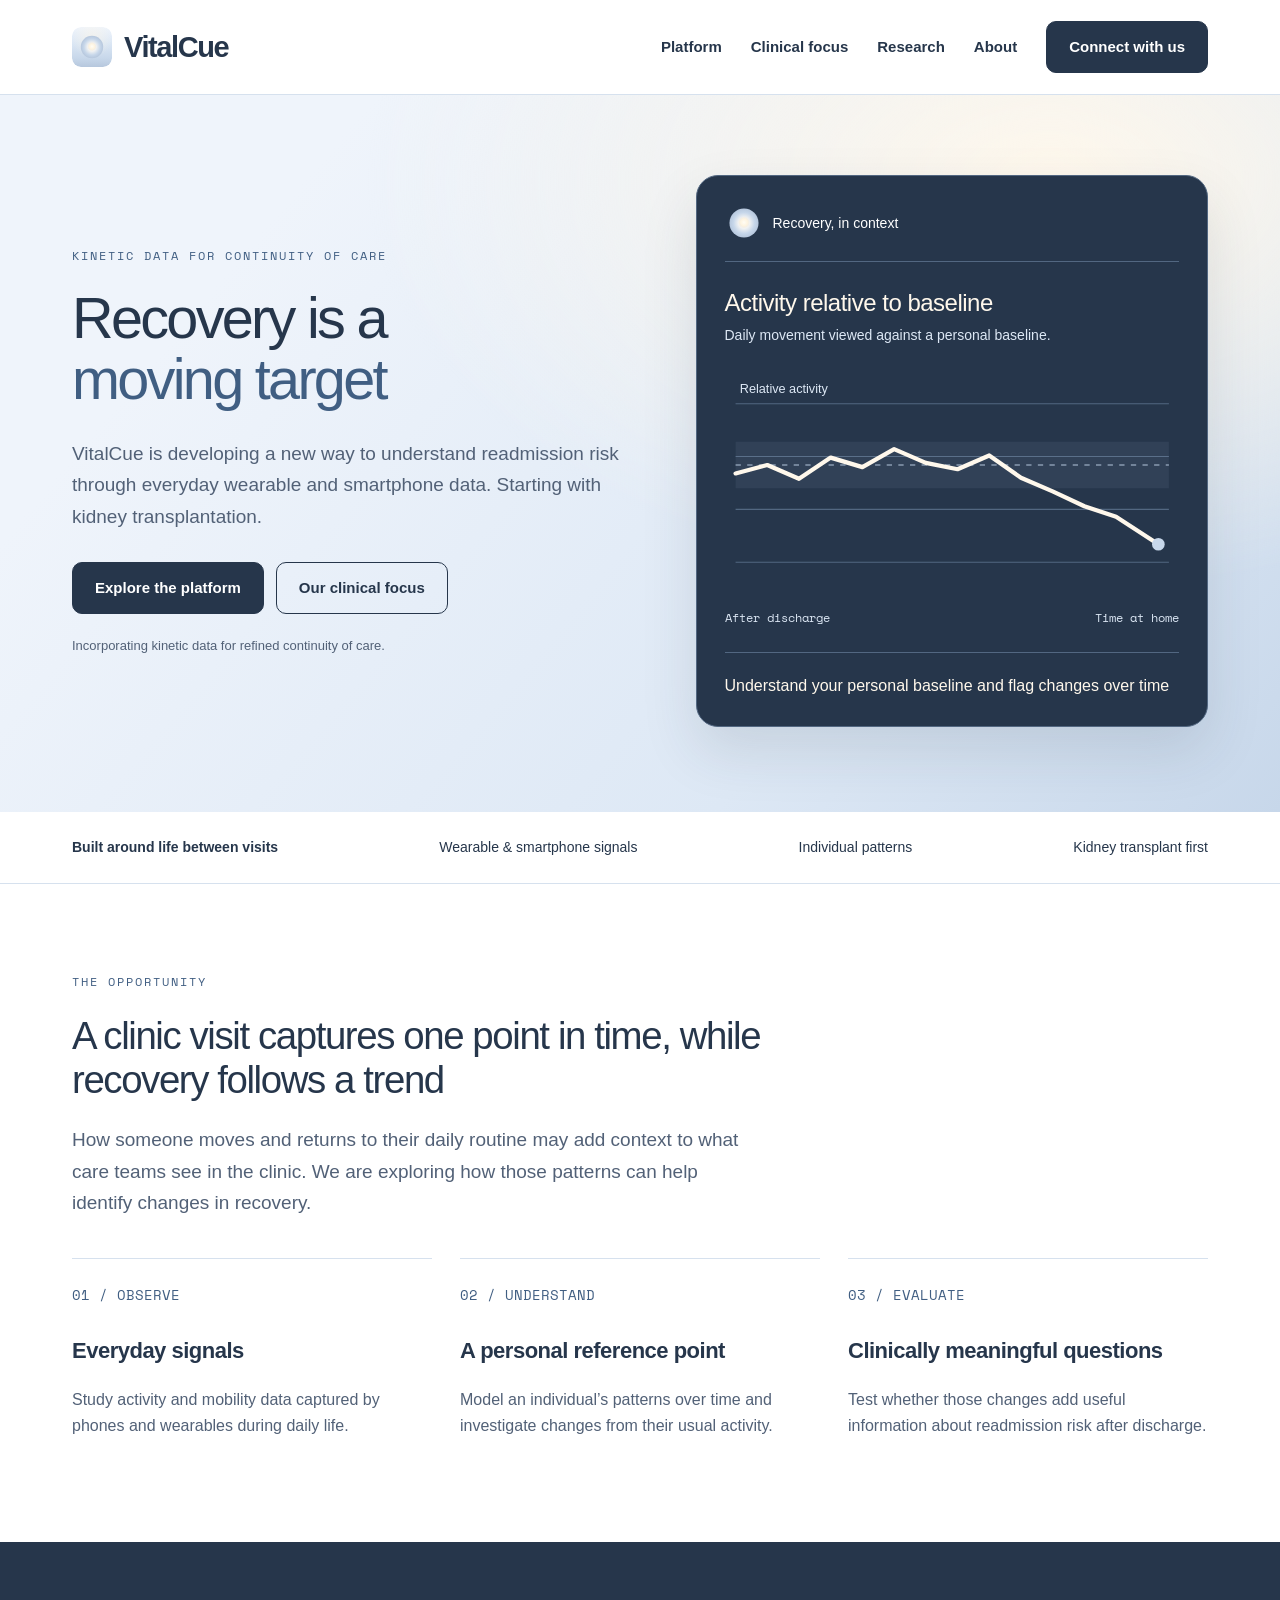
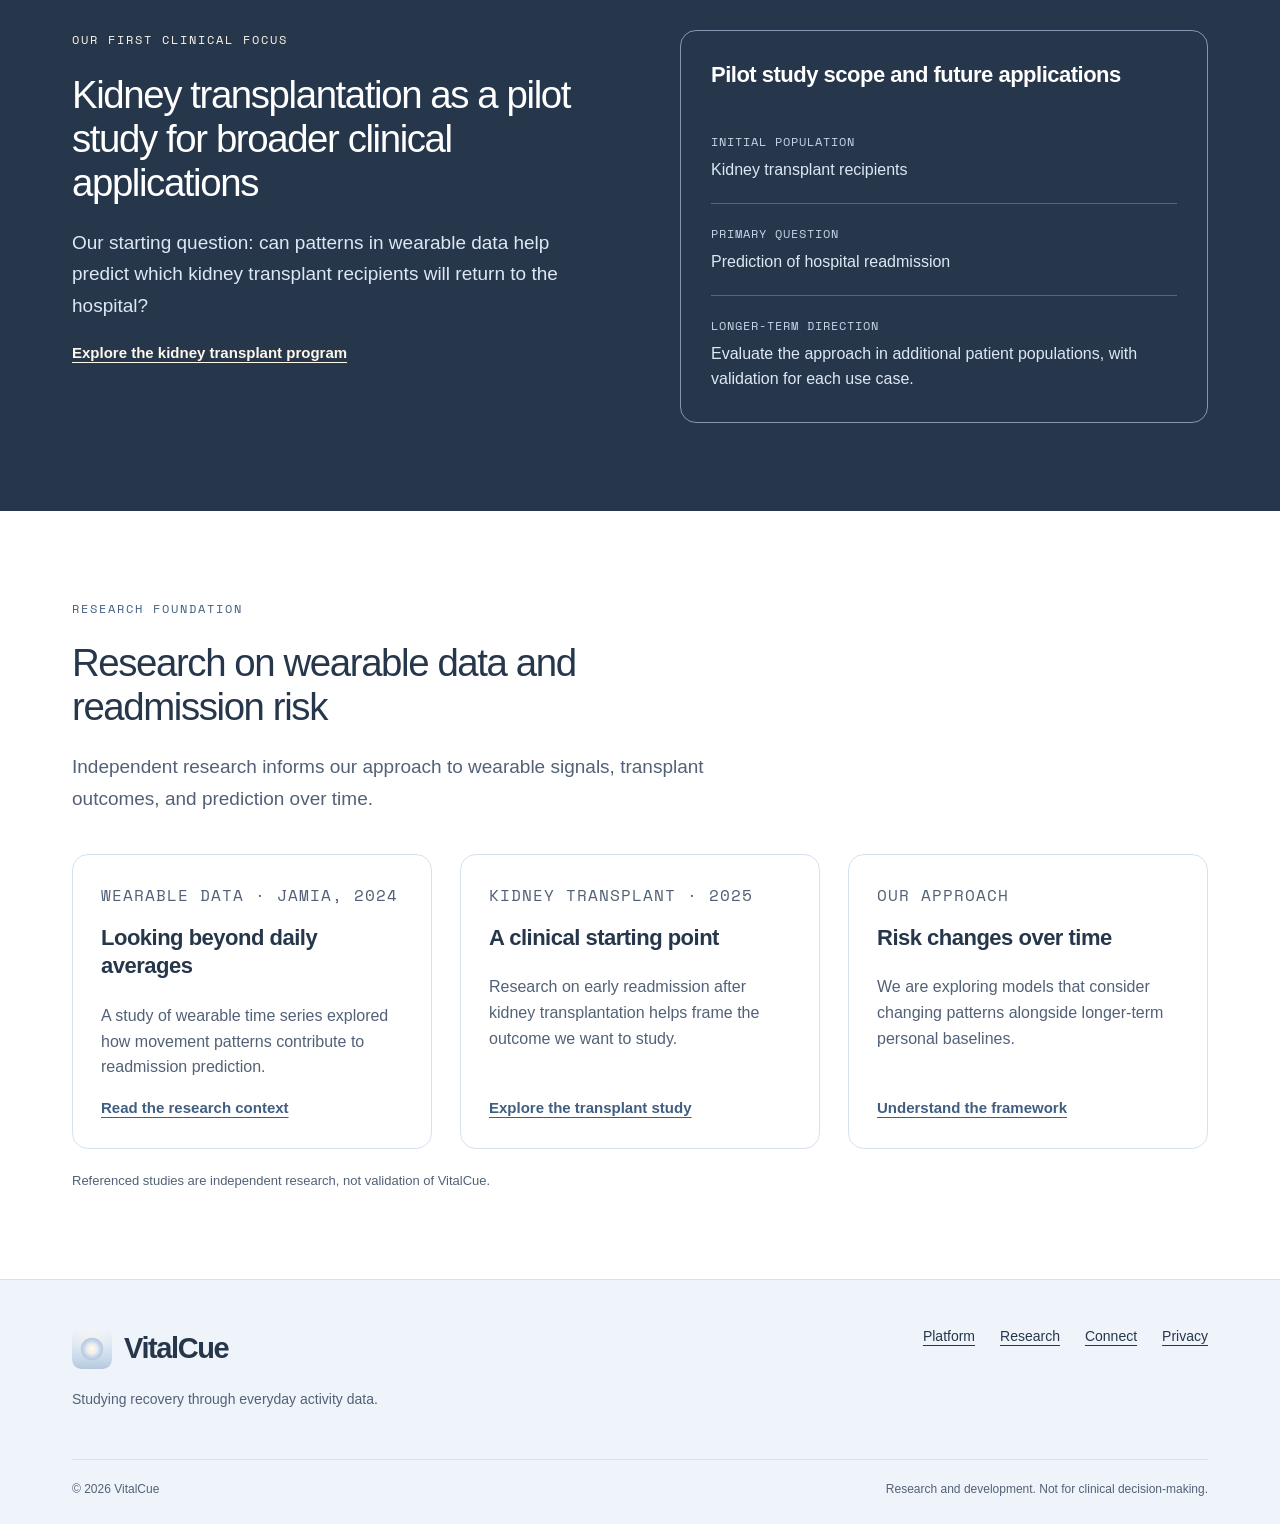
<file: index.html>
<!doctype html>
<html lang="en"><head><meta charset="utf-8"><meta name="viewport" content="width=device-width, initial-scale=1"><title>Understanding recovery beyond the clinic | VitalCue</title><meta name="description" content="VitalCue is developing wearable and smartphone data models to study readmission risk, starting with kidney transplant recipients."><meta name="theme-color" content="#C7D7EA"><meta property="og:title" content="Understanding recovery beyond the clinic | VitalCue"><meta property="og:description" content="VitalCue is developing wearable and smartphone data models to study readmission risk, starting with kidney transplant recipients."><meta property="og:type" content="website"><link rel="stylesheet" href="assets/styles.css?v=app-brand-1"><script defer src="assets/config.js"></script><script defer src="assets/site.js"></script><link rel="icon" href="assets/app-icon.svg?v=1" type="image/svg+xml"><link rel="icon" href="assets/app-favicon.png?v=1" type="image/png" sizes="48x48"><link rel="apple-touch-icon" href="assets/app-touch-icon.png"></head>
<body><a class="skip" href="#main">Skip to content</a><header class="header"><div class="wrap nav"><a class="brand" href="index.html" aria-label="VitalCue home"><img src="assets/app-icon.svg" alt="" width="40" height="40">VitalCue</a><button class="menu" type="button" aria-expanded="false" aria-controls="navigation">Menu</button><nav class="links" id="navigation" aria-label="Main navigation"><a href="platform.html">Platform</a><a href="clinical-focus.html">Clinical focus</a><a href="research.html">Research</a><a href="about.html">About</a><a class="button" href="contact.html">Connect with us</a></nav></div></header><main id="main">
<section class="hero"><div class="wrap hero-grid"><div><p class="eyebrow">Kinetic data for continuity of care</p><h1>Recovery is a<br><em>moving target</em></h1><p class="lead">VitalCue is developing a new way to understand readmission risk through everyday wearable and smartphone data. Starting with kidney transplantation.</p><div class="actions"><a class="button" href="platform.html">Explore the platform</a><a class="button outline" href="clinical-focus.html">Our clinical focus</a></div><p class="note">Incorporating kinetic data for refined continuity of care.</p></div><div class="signal"><div class="signal-top"><span class="signal-title"><img class="orb-mark" src="assets/brand-orb.svg" width="38" height="38" alt="">Recovery, in context</span></div><h3>Activity relative to baseline</h3><p>Daily movement viewed against a personal baseline.</p><svg viewBox="0 0 430 210" role="img" aria-labelledby="chart-title chart-desc"><title id="chart-title">Conceptual activity trend after discharge</title><desc id="chart-desc">An illustrative activity line varies around a baseline before declining. It contains no patient data and represents no validated model output.</desc><g stroke="#526781" stroke-width="1"><path d="M10 30H420M10 80H420M10 130H420M10 180H420"/></g><rect x="10" y="66" width="410" height="44" fill="#C7D7EA" opacity=".07"/><path d="M10 88H420" stroke="#B6C7DD" stroke-dasharray="5 6"/><path d="M10 96L40 88L70 101L100 81L130 90L160 73L190 86L220 92L250 79L280 100L310 113L340 127L370 137L410 163" fill="none" stroke="#FFF8EC" stroke-width="4" stroke-linecap="round" stroke-linejoin="round"/><circle cx="410" cy="163" r="6" fill="#C7D7EA"/><text x="14" y="20" fill="#DDE8F5" font-size="12">Relative activity</text></svg><div class="chart-labels"><span>After discharge</span><span>Time at home</span></div><div class="signal-bottom" style="grid-template-columns:1fr"><div><strong>Understand your personal baseline and flag changes over time</strong></div></div></div></div></section>
<div class="strip"><div class="wrap"><strong>Built around life between visits</strong><span>Wearable &amp; smartphone signals</span><span>Individual patterns</span><span>Kidney transplant first</span></div></div>
<section class="section"><div class="wrap"><div class="intro"><p class="eyebrow">The opportunity</p><h2>A clinic visit captures one point in time, while recovery follows a trend</h2><p class="lead">How someone moves and returns to their daily routine may add context to what care teams see in the clinic. We are exploring how those patterns can help identify changes in recovery.</p></div><div class="grid3"><article class="feature"><span class="number">01 / OBSERVE</span><h3>Everyday signals</h3><p>Study activity and mobility data captured by phones and wearables during daily life.</p></article><article class="feature"><span class="number">02 / UNDERSTAND</span><h3>A personal reference point</h3><p>Model an individual’s patterns over time and investigate changes from their usual activity.</p></article><article class="feature"><span class="number">03 / EVALUATE</span><h3>Clinically meaningful questions</h3><p>Test whether those changes add useful information about readmission risk after discharge.</p></article></div></div></section>
<section class="section dark"><div class="wrap split"><div><p class="eyebrow">Our first clinical focus</p><h2>Kidney transplantation as a pilot study for broader clinical applications</h2><p class="lead">Our starting question: can patterns in wearable data help predict which kidney transplant recipients will return to the hospital?</p><a class="text-link" href="clinical-focus.html">Explore the kidney transplant program</a></div><div class="focus-panel"><h3>Pilot study scope and future applications</h3><div class="row"><span>INITIAL POPULATION</span><p>Kidney transplant recipients</p></div><div class="row"><span>PRIMARY QUESTION</span><p>Prediction of hospital readmission</p></div><div class="row"><span>LONGER-TERM DIRECTION</span><p>Evaluate the approach in additional patient populations, with validation for each use case.</p></div></div></div></section>
<section class="section"><div class="wrap"><div class="intro"><p class="eyebrow">Research foundation</p><h2>Research on wearable data and readmission risk</h2><p class="lead">Independent research informs our approach to wearable signals, transplant outcomes, and prediction over time.</p></div><div class="grid3"><article class="card"><p class="meta">Wearable data · JAMIA, 2024</p><h3>Looking beyond daily averages</h3><p>A study of wearable time series explored how movement patterns contribute to readmission prediction.</p><a class="text-link" href="research.html#wearable">Read the research context</a></article><article class="card"><p class="meta">Kidney transplant · 2025</p><h3>A clinical starting point</h3><p>Research on early readmission after kidney transplantation helps frame the outcome we want to study.</p><a class="text-link" href="research.html#transplant">Explore the transplant study</a></article><article class="card"><p class="meta">Our approach</p><h3>Risk changes over time</h3><p>We are exploring models that consider changing patterns alongside longer-term personal baselines.</p><a class="text-link" href="platform.html#modeling">Understand the framework</a></article></div><p class="note">Referenced studies are independent research, not validation of VitalCue.</p></div></section></main>
<footer class="footer"><div class="wrap"><div class="footer-top"><div><a class="brand" href="index.html"><img src="assets/app-icon.svg" width="40" height="40" alt="">VitalCue</a><p>Studying recovery through everyday activity data.</p></div><nav class="footer-links" aria-label="Footer navigation"><a href="platform.html">Platform</a><a href="research.html">Research</a><a href="contact.html">Connect</a><a href="privacy.html">Privacy</a></nav></div><div class="footer-bottom"><span>© 2026 VitalCue</span><span>Research and development. Not for clinical decision-making.</span></div></div></footer></body></html>
</file>
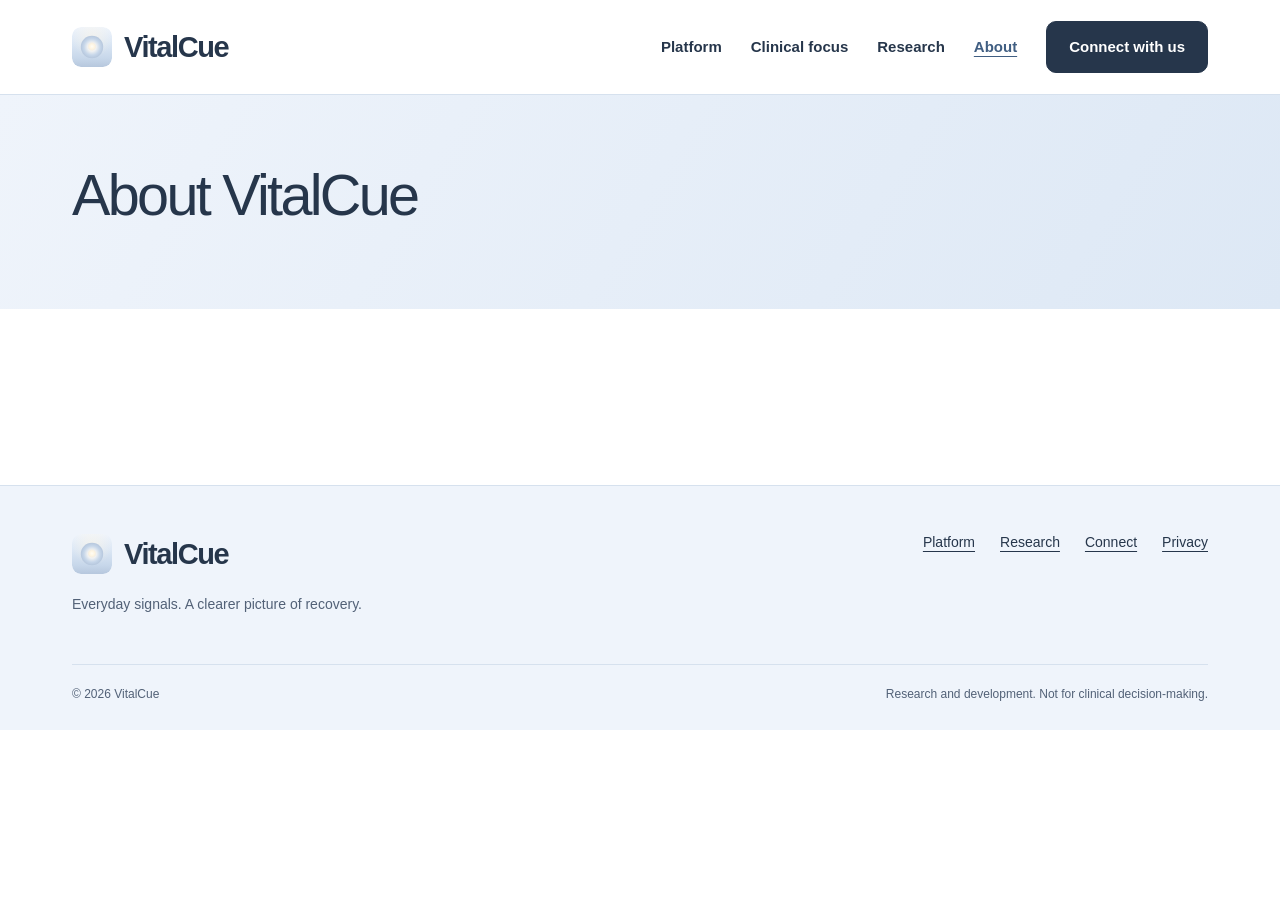
<file: about.html>
<!doctype html>
<html lang="en"><head><meta charset="utf-8"><meta name="viewport" content="width=device-width, initial-scale=1"><title>About | VitalCue</title><meta name="description" content="About VitalCue."><meta name="theme-color" content="#C7D7EA"><meta property="og:title" content="About | VitalCue"><meta property="og:description" content="About VitalCue."><meta property="og:type" content="website"><link rel="stylesheet" href="assets/styles.css?v=app-brand-1"><script defer src="assets/config.js"></script><script defer src="assets/site.js"></script><link rel="icon" href="assets/app-icon.svg?v=1" type="image/svg+xml"><link rel="icon" href="assets/app-favicon.png?v=1" type="image/png" sizes="48x48"><link rel="apple-touch-icon" href="assets/app-touch-icon.png"></head>
<body><a class="skip" href="#main">Skip to content</a><header class="header"><div class="wrap nav"><a class="brand" href="index.html" aria-label="VitalCue home"><img src="assets/app-icon.svg" alt="" width="40" height="40">VitalCue</a><button class="menu" type="button" aria-expanded="false" aria-controls="navigation">Menu</button><nav class="links" id="navigation" aria-label="Main navigation"><a href="platform.html">Platform</a><a href="clinical-focus.html">Clinical focus</a><a href="research.html">Research</a><a href="about.html" aria-current="page">About</a><a class="button" href="contact.html">Connect with us</a></nav></div></header><main id="main"><section class="page-hero"><div class="wrap"><h1>About VitalCue</h1></div></section><section class="section"><div class="wrap"><!-- About and team content to be added. --></div></section></main>
<footer class="footer"><div class="wrap"><div class="footer-top"><div><a class="brand" href="index.html"><img src="assets/app-icon.svg" width="40" height="40" alt="">VitalCue</a><p>Everyday signals. A clearer picture of recovery.</p></div><nav class="footer-links" aria-label="Footer navigation"><a href="platform.html">Platform</a><a href="research.html">Research</a><a href="contact.html">Connect</a><a href="privacy.html">Privacy</a></nav></div><div class="footer-bottom"><span>© 2026 VitalCue</span><span>Research and development. Not for clinical decision-making.</span></div></div></footer></body></html>
</file>
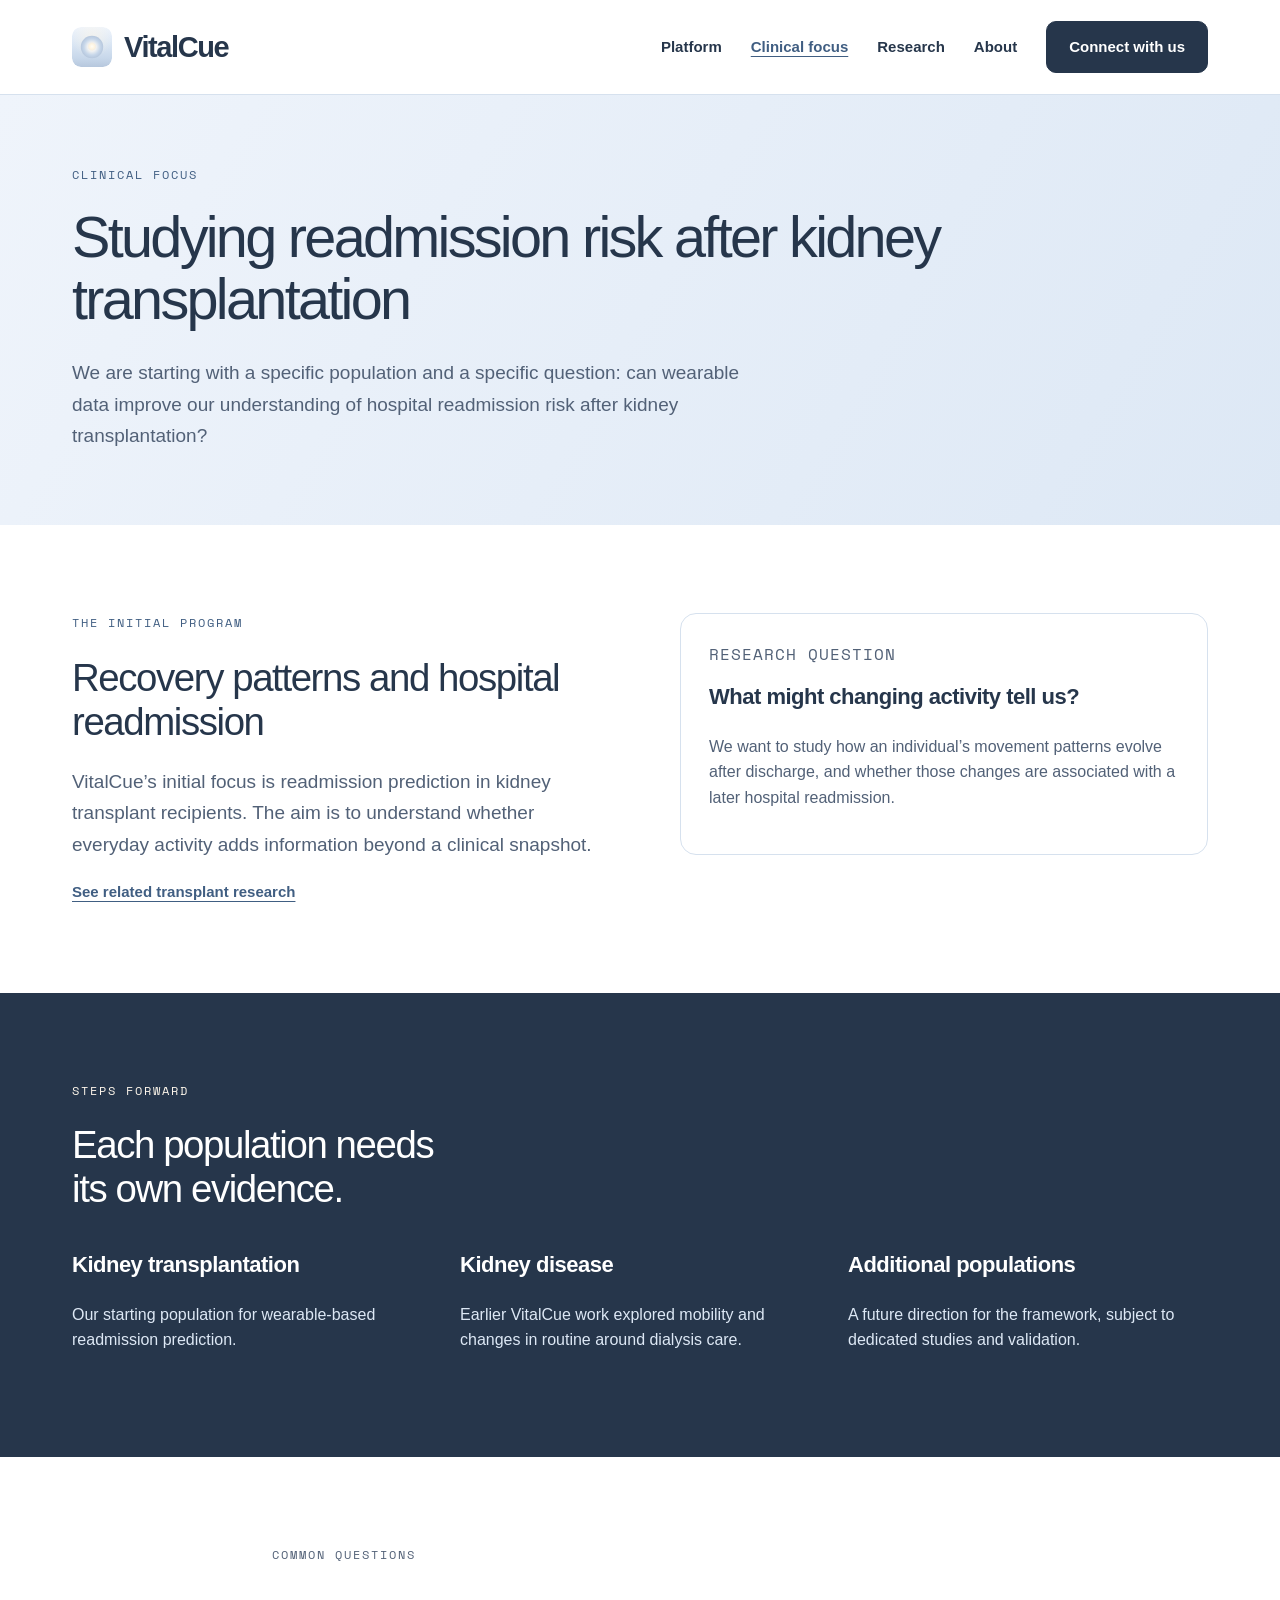
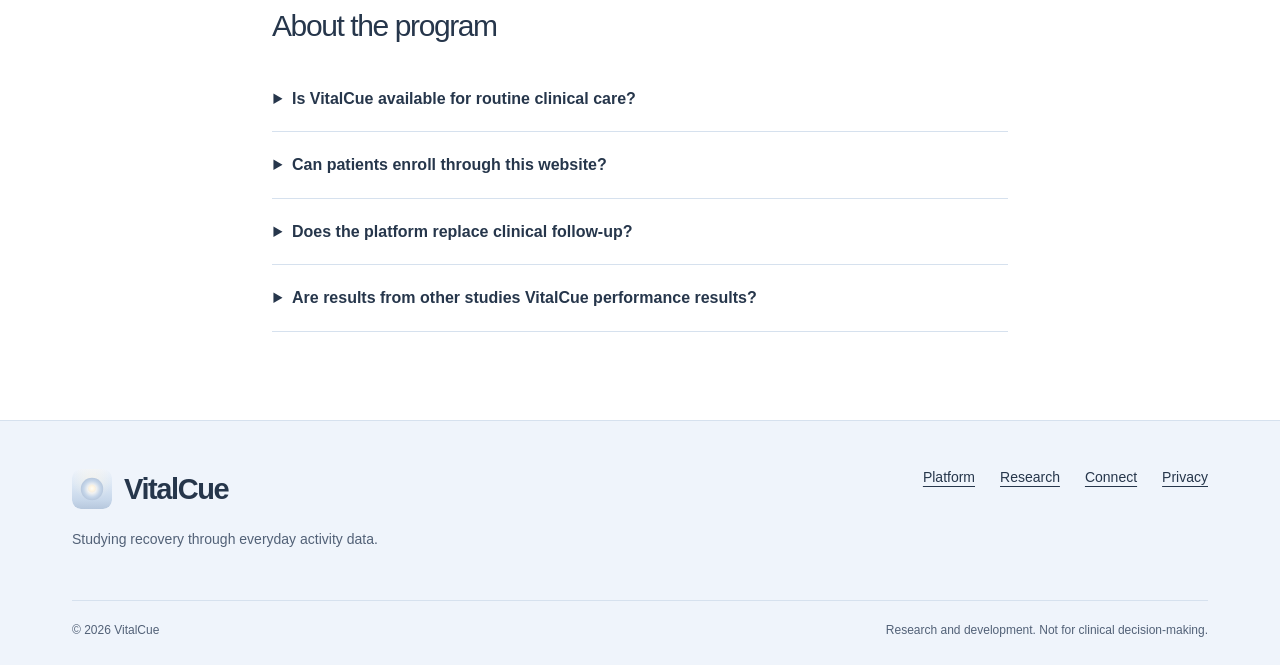
<file: clinical-focus.html>
<!doctype html>
<html lang="en"><head><meta charset="utf-8"><meta name="viewport" content="width=device-width, initial-scale=1"><title>Clinical focus | VitalCue</title><meta name="description" content="VitalCue starts with kidney transplant readmission prediction, with a longer-term vision across patient populations."><meta name="theme-color" content="#C7D7EA"><meta property="og:title" content="Clinical focus | VitalCue"><meta property="og:description" content="VitalCue starts with kidney transplant readmission prediction, with a longer-term vision across patient populations."><meta property="og:type" content="website"><link rel="stylesheet" href="assets/styles.css?v=app-brand-1"><script defer src="assets/config.js"></script><script defer src="assets/site.js"></script><link rel="icon" href="assets/app-icon.svg?v=1" type="image/svg+xml"><link rel="icon" href="assets/app-favicon.png?v=1" type="image/png" sizes="48x48"><link rel="apple-touch-icon" href="assets/app-touch-icon.png"></head>
<body><a class="skip" href="#main">Skip to content</a><header class="header"><div class="wrap nav"><a class="brand" href="index.html" aria-label="VitalCue home"><img src="assets/app-icon.svg" alt="" width="40" height="40">VitalCue</a><button class="menu" type="button" aria-expanded="false" aria-controls="navigation">Menu</button><nav class="links" id="navigation" aria-label="Main navigation"><a href="platform.html">Platform</a><a href="clinical-focus.html" aria-current="page">Clinical focus</a><a href="research.html">Research</a><a href="about.html">About</a><a class="button" href="contact.html">Connect with us</a></nav></div></header><main id="main"><section class="page-hero"><div class="wrap"><p class="eyebrow">Clinical focus</p><h1>Studying readmission risk after kidney transplantation</h1><p class="lead">We are starting with a specific population and a specific question: can wearable data improve our understanding of hospital readmission risk after kidney transplantation?</p></div></section>
<section class="section"><div class="wrap split"><div><p class="eyebrow">The initial program</p><h2>Recovery patterns and hospital readmission</h2><p class="lead">VitalCue’s initial focus is readmission prediction in kidney transplant recipients. The aim is to understand whether everyday activity adds information beyond a clinical snapshot.</p><a class="text-link" href="research.html#transplant">See related transplant research</a></div><div class="card"><p class="meta">Research question</p><h3>What might changing activity tell us?</h3><p>We want to study how an individual’s movement patterns evolve after discharge, and whether those changes are associated with a later hospital readmission.</p></div></div></section>
<section class="section dark"><div class="wrap"><div class="intro"><p class="eyebrow">Steps forward</p><h2>Each population needs<br>its own evidence.</h2></div><div class="grid3"><article><h3>Kidney transplantation</h3><p>Our starting population for wearable-based readmission prediction.</p></article><article><h3>Kidney disease</h3><p>Earlier VitalCue work explored mobility and changes in routine around dialysis care.</p></article><article><h3>Additional populations</h3><p>A future direction for the framework, subject to dedicated studies and validation.</p></article></div></div></section>
<section class="section"><div class="wrap reading"><p class="eyebrow">Common questions</p><h2>About the program</h2><details><summary>Is VitalCue available for routine clinical care?</summary><p>The work described here is in research and development. This website does not provide a clinical prediction service or patient monitoring.</p></details><details><summary>Can patients enroll through this website?</summary><p>This website does not enroll participants. Any participation would be through an approved study with its own eligibility requirements and consent process.</p></details><details><summary>Does the platform replace clinical follow-up?</summary><p>No. The research aims to explore additional context between visits. Patients should continue the follow-up and communication plan provided by their transplant team.</p></details><details><summary>Are results from other studies VitalCue performance results?</summary><p>No. The research page describes independent work that informs our approach. It does not establish performance in a VitalCue study.</p></details></div></section></main>
<footer class="footer"><div class="wrap"><div class="footer-top"><div><a class="brand" href="index.html"><img src="assets/app-icon.svg" width="40" height="40" alt="">VitalCue</a><p>Studying recovery through everyday activity data.</p></div><nav class="footer-links" aria-label="Footer navigation"><a href="platform.html">Platform</a><a href="research.html">Research</a><a href="contact.html">Connect</a><a href="privacy.html">Privacy</a></nav></div><div class="footer-bottom"><span>© 2026 VitalCue</span><span>Research and development. Not for clinical decision-making.</span></div></div></footer></body></html>
</file>
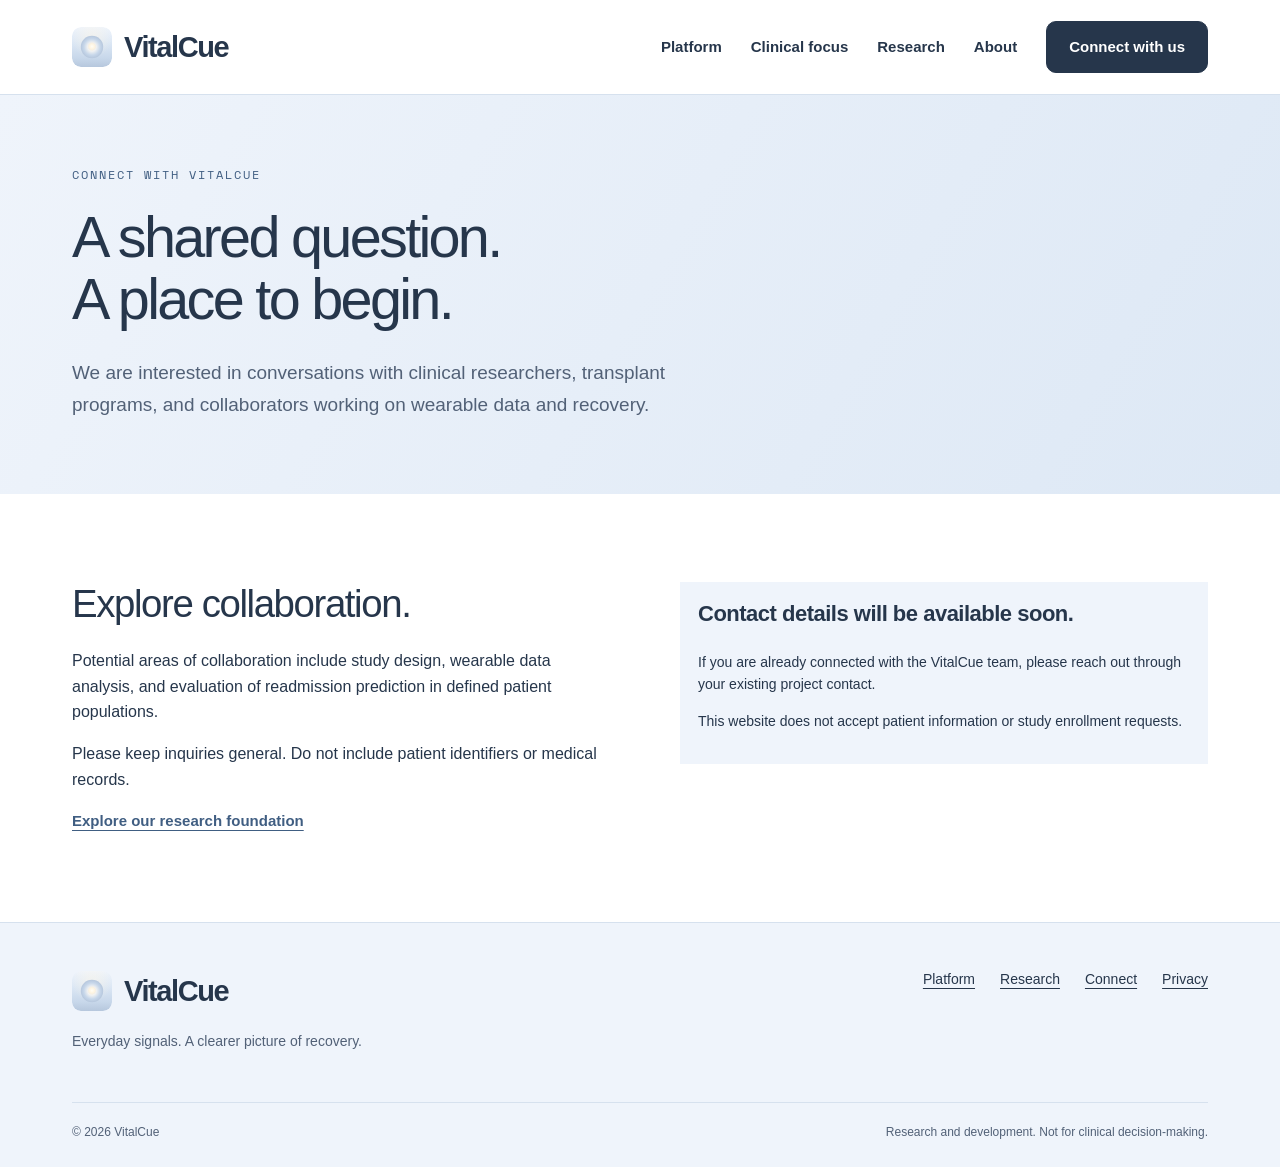
<file: contact.html>
<!doctype html>
<html lang="en"><head><meta charset="utf-8"><meta name="viewport" content="width=device-width, initial-scale=1"><title>Connect | VitalCue</title><meta name="description" content="Explore research collaboration with VitalCue in wearable data and kidney transplant readmission prediction."><meta name="theme-color" content="#C7D7EA"><meta property="og:title" content="Connect | VitalCue"><meta property="og:description" content="Explore research collaboration with VitalCue in wearable data and kidney transplant readmission prediction."><meta property="og:type" content="website"><link rel="stylesheet" href="assets/styles.css?v=app-brand-1"><script defer src="assets/config.js"></script><script defer src="assets/site.js"></script><link rel="icon" href="assets/app-icon.svg?v=1" type="image/svg+xml"><link rel="icon" href="assets/app-favicon.png?v=1" type="image/png" sizes="48x48"><link rel="apple-touch-icon" href="assets/app-touch-icon.png"></head>
<body><a class="skip" href="#main">Skip to content</a><header class="header"><div class="wrap nav"><a class="brand" href="index.html" aria-label="VitalCue home"><img src="assets/app-icon.svg" alt="" width="40" height="40">VitalCue</a><button class="menu" type="button" aria-expanded="false" aria-controls="navigation">Menu</button><nav class="links" id="navigation" aria-label="Main navigation"><a href="platform.html">Platform</a><a href="clinical-focus.html">Clinical focus</a><a href="research.html">Research</a><a href="about.html">About</a><a class="button" href="contact.html">Connect with us</a></nav></div></header><main id="main"><section class="page-hero"><div class="wrap"><p class="eyebrow">Connect with VitalCue</p><h1>A shared question.<br>A place to begin.</h1><p class="lead">We are interested in conversations with clinical researchers, transplant programs, and collaborators working on wearable data and recovery.</p></div></section>
<section class="section"><div class="wrap split"><div><h2>Explore collaboration.</h2><p>Potential areas of collaboration include study design, wearable data analysis, and evaluation of readmission prediction in defined patient populations.</p><p>Please keep inquiries general. Do not include patient identifiers or medical records.</p><a class="text-link" href="research.html">Explore our research foundation</a></div><div><div id="contact-unavailable" class="contact-status"><h3>Contact details will be available soon.</h3><p>If you are already connected with the VitalCue team, please reach out through your existing project contact.</p><p>This website does not accept patient information or study enrollment requests.</p></div><form id="contact-form" class="contact-form hidden"><label>Your name<input name="name" autocomplete="name" required maxlength="120"></label><label>Organization<input name="organization" autocomplete="organization" maxlength="160"></label><label>Email<input type="email" name="email" autocomplete="email" required maxlength="200"></label><label>How would you like to collaborate?<textarea name="message" required maxlength="2000"></textarea></label><button class="button" type="submit">Prepare email inquiry</button><p class="note">Opens your email app with a draft. Nothing is submitted or stored by this website.</p><p id="form-status" role="status"></p><p>Or email <a id="direct-email"></a>.</p></form></div></div></section></main>
<footer class="footer"><div class="wrap"><div class="footer-top"><div><a class="brand" href="index.html"><img src="assets/app-icon.svg" width="40" height="40" alt="">VitalCue</a><p>Everyday signals. A clearer picture of recovery.</p></div><nav class="footer-links" aria-label="Footer navigation"><a href="platform.html">Platform</a><a href="research.html">Research</a><a href="contact.html">Connect</a><a href="privacy.html">Privacy</a></nav></div><div class="footer-bottom"><span>© 2026 VitalCue</span><span>Research and development. Not for clinical decision-making.</span></div></div></footer></body></html>
</file>
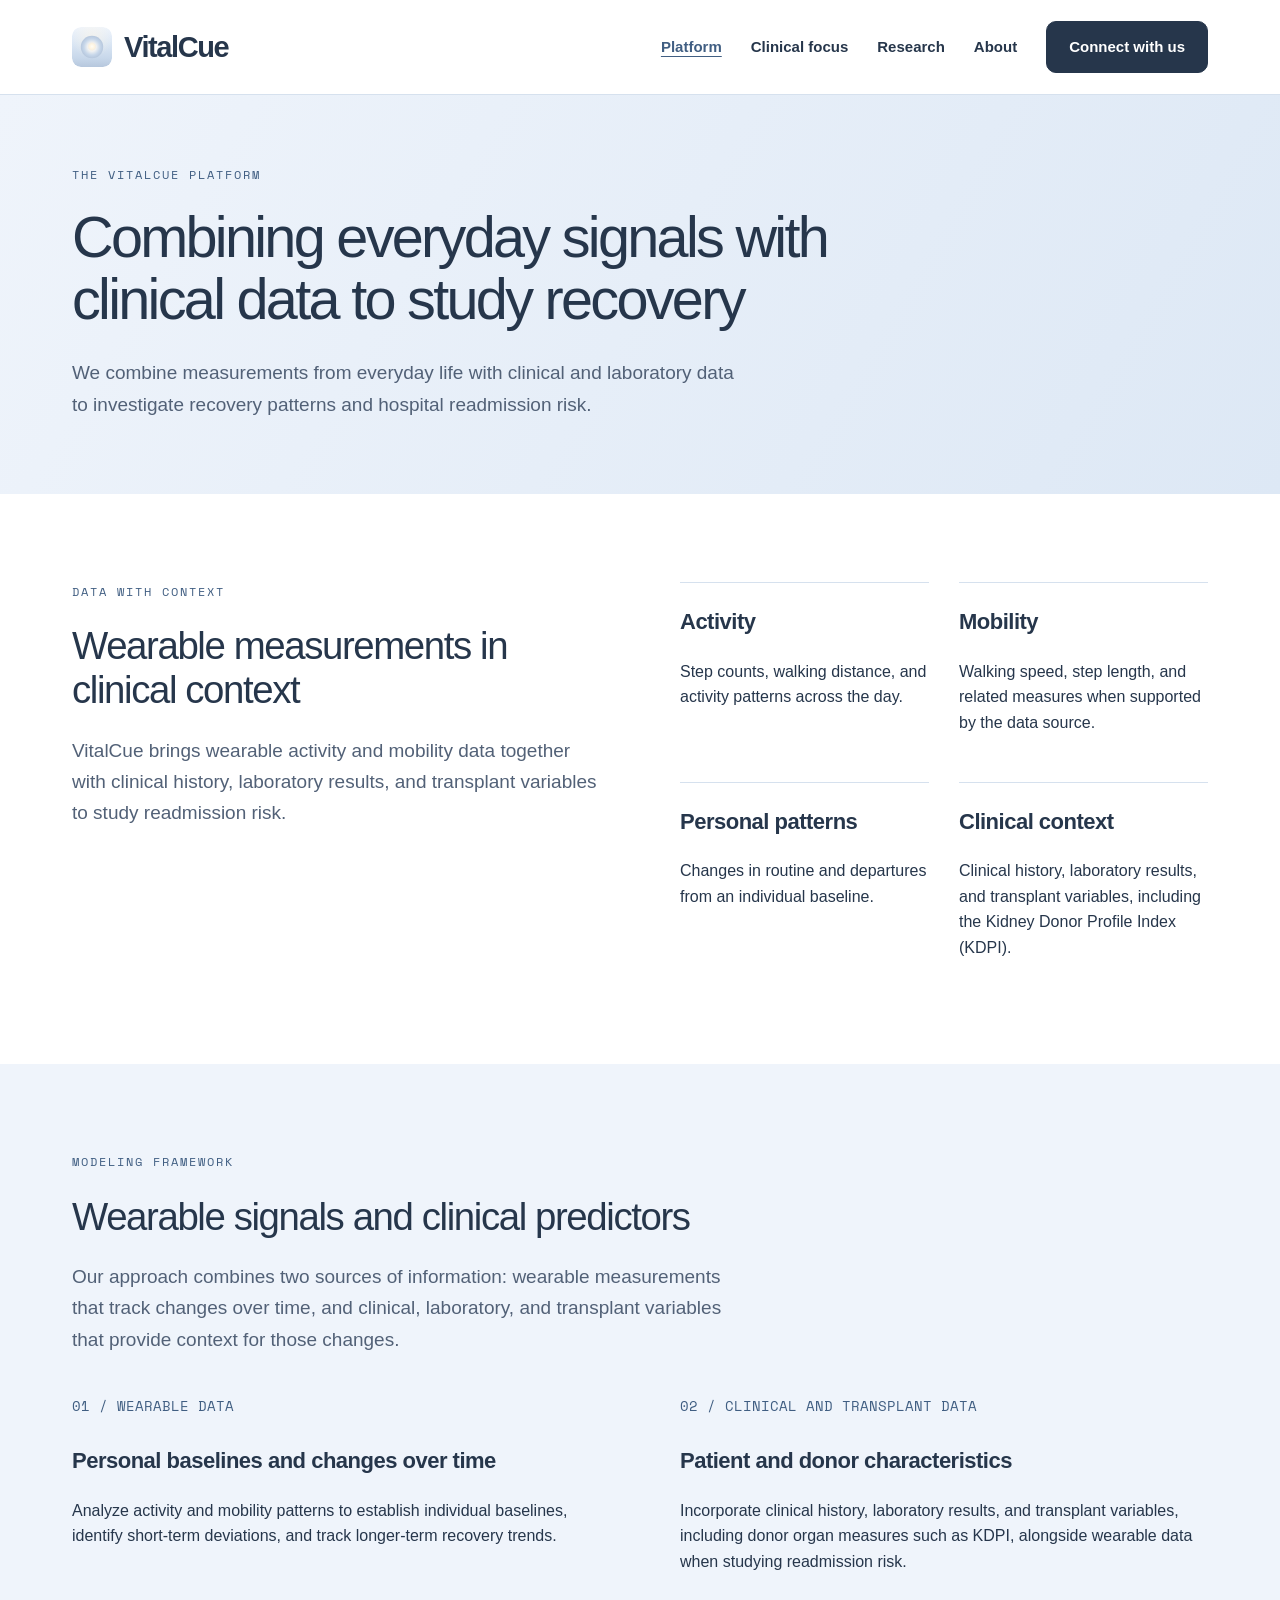
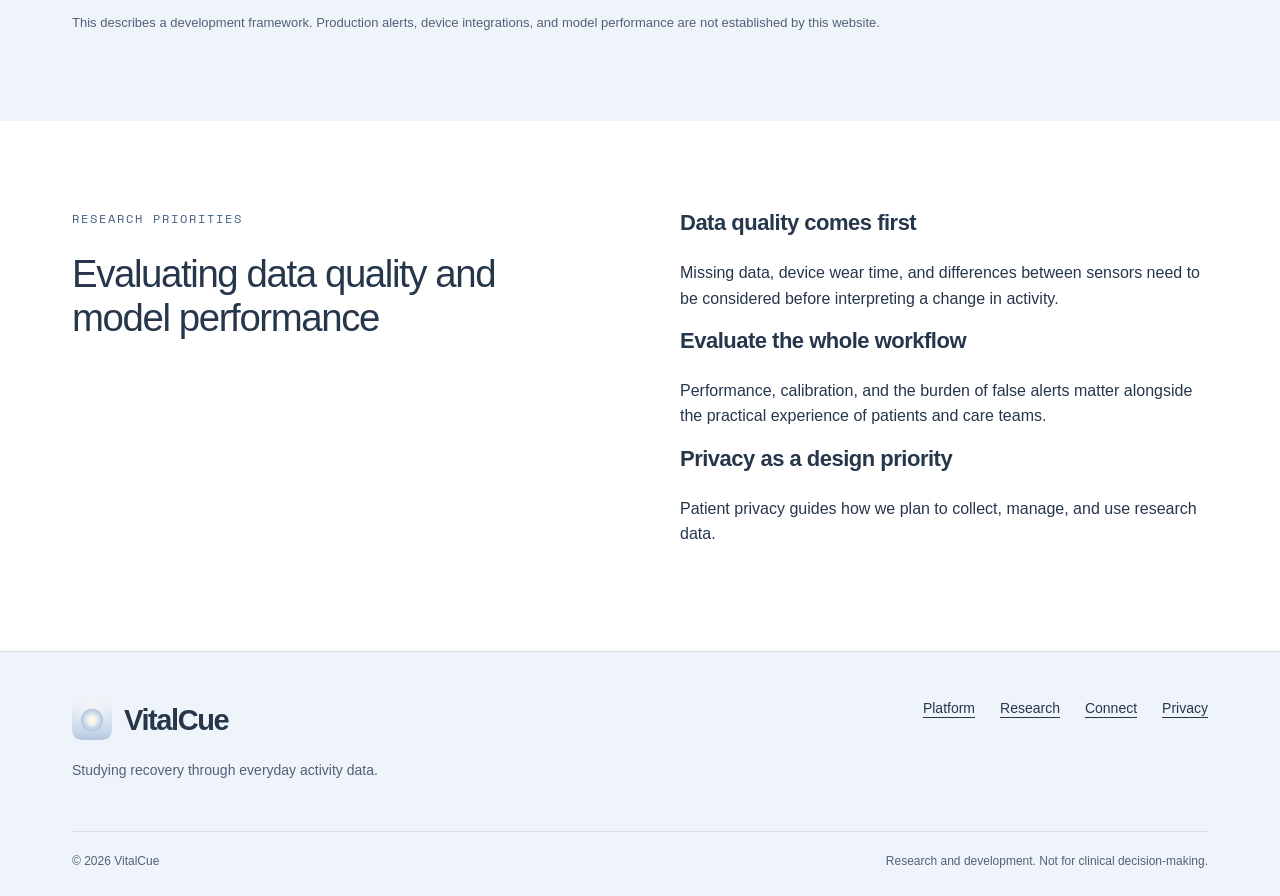
<file: platform.html>
<!doctype html>
<html lang="en"><head><meta charset="utf-8"><meta name="viewport" content="width=device-width, initial-scale=1"><title>Platform | VitalCue</title><meta name="description" content="VitalCue combines wearable signals with clinical, laboratory, and transplant data to study recovery and readmission risk."><meta name="theme-color" content="#C7D7EA"><meta property="og:title" content="Platform | VitalCue"><meta property="og:description" content="VitalCue combines wearable signals with clinical, laboratory, and transplant data to study recovery and readmission risk."><meta property="og:type" content="website"><link rel="stylesheet" href="assets/styles.css?v=app-brand-1"><script defer src="assets/config.js"></script><script defer src="assets/site.js"></script><link rel="icon" href="assets/app-icon.svg?v=1" type="image/svg+xml"><link rel="icon" href="assets/app-favicon.png?v=1" type="image/png" sizes="48x48"><link rel="apple-touch-icon" href="assets/app-touch-icon.png"></head>
<body><a class="skip" href="#main">Skip to content</a><header class="header"><div class="wrap nav"><a class="brand" href="index.html" aria-label="VitalCue home"><img src="assets/app-icon.svg" alt="" width="40" height="40">VitalCue</a><button class="menu" type="button" aria-expanded="false" aria-controls="navigation">Menu</button><nav class="links" id="navigation" aria-label="Main navigation"><a href="platform.html" aria-current="page">Platform</a><a href="clinical-focus.html">Clinical focus</a><a href="research.html">Research</a><a href="about.html">About</a><a class="button" href="contact.html">Connect with us</a></nav></div></header><main id="main"><section class="page-hero"><div class="wrap"><p class="eyebrow">The VitalCue platform</p><h1>Combining everyday signals with clinical data to study recovery</h1><p class="lead">We combine measurements from everyday life with clinical and laboratory data to investigate recovery patterns and hospital readmission risk.</p></div></section>
<section class="section"><div class="wrap split"><div><p class="eyebrow">Data with context</p><h2>Wearable measurements in clinical context</h2><p class="lead">VitalCue brings wearable activity and mobility data together with clinical history, laboratory results, and transplant variables to study readmission risk.</p></div><div class="principles"><article><h3>Activity</h3><p>Step counts, walking distance, and activity patterns across the day.</p></article><article><h3>Mobility</h3><p>Walking speed, step length, and related measures when supported by the data source.</p></article><article><h3>Personal patterns</h3><p>Changes in routine and departures from an individual baseline.</p></article><article><h3>Clinical context</h3><p>Clinical history, laboratory results, and transplant variables, including the Kidney Donor Profile Index (KDPI).</p></article></div></div></section>
<section class="section pale" id="modeling"><div class="wrap"><div class="intro"><p class="eyebrow">Modeling framework</p><h2>Wearable signals and clinical predictors</h2><p class="lead">Our approach combines two sources of information: wearable measurements that track changes over time, and clinical, laboratory, and transplant variables that provide context for those changes.</p></div><div class="split"><article><span class="number">01 / WEARABLE DATA</span><h3>Personal baselines and changes over time</h3><p>Analyze activity and mobility patterns to establish individual baselines, identify short-term deviations, and track longer-term recovery trends.</p></article><article><span class="number">02 / CLINICAL AND TRANSPLANT DATA</span><h3>Patient and donor characteristics</h3><p>Incorporate clinical history, laboratory results, and transplant variables, including donor organ measures such as KDPI, alongside wearable data when studying readmission risk.</p></article></div><p class="note">This describes a development framework. Production alerts, device integrations, and model performance are not established by this website.</p></div></section>
<section class="section"><div class="wrap split"><div><p class="eyebrow">Research priorities</p><h2>Evaluating data quality and model performance</h2></div><div><h3>Data quality comes first</h3><p>Missing data, device wear time, and differences between sensors need to be considered before interpreting a change in activity.</p><h3>Evaluate the whole workflow</h3><p>Performance, calibration, and the burden of false alerts matter alongside the practical experience of patients and care teams.</p><h3>Privacy as a design priority</h3><p>Patient privacy guides how we plan to collect, manage, and use research data.</p></div></div></section></main>
<footer class="footer"><div class="wrap"><div class="footer-top"><div><a class="brand" href="index.html"><img src="assets/app-icon.svg" width="40" height="40" alt="">VitalCue</a><p>Studying recovery through everyday activity data.</p></div><nav class="footer-links" aria-label="Footer navigation"><a href="platform.html">Platform</a><a href="research.html">Research</a><a href="contact.html">Connect</a><a href="privacy.html">Privacy</a></nav></div><div class="footer-bottom"><span>© 2026 VitalCue</span><span>Research and development. Not for clinical decision-making.</span></div></div></footer></body></html>
</file>
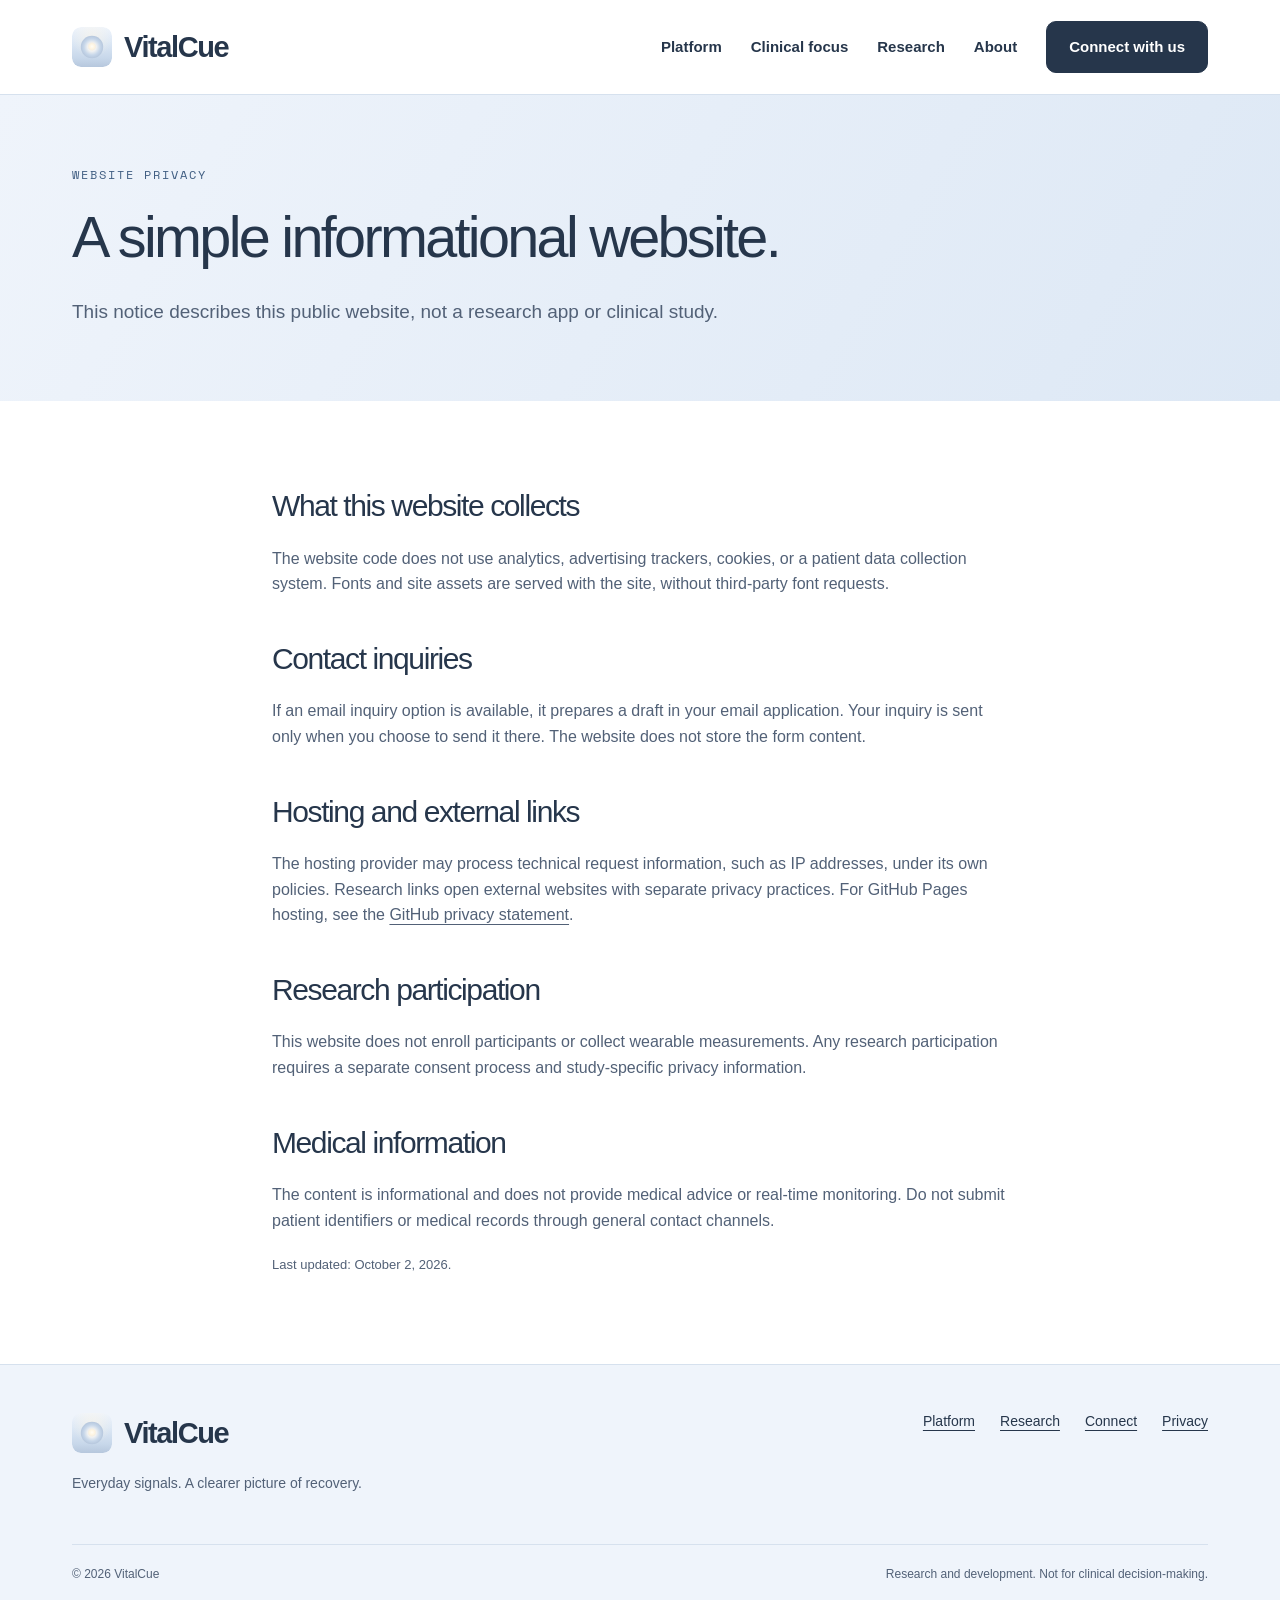
<file: privacy.html>
<!doctype html>
<html lang="en"><head><meta charset="utf-8"><meta name="viewport" content="width=device-width, initial-scale=1"><title>Website privacy | VitalCue</title><meta name="description" content="Privacy information for the VitalCue informational website."><meta name="theme-color" content="#C7D7EA"><meta property="og:title" content="Website privacy | VitalCue"><meta property="og:description" content="Privacy information for the VitalCue informational website."><meta property="og:type" content="website"><link rel="stylesheet" href="assets/styles.css?v=app-brand-1"><script defer src="assets/config.js"></script><script defer src="assets/site.js"></script><link rel="icon" href="assets/app-icon.svg?v=1" type="image/svg+xml"><link rel="icon" href="assets/app-favicon.png?v=1" type="image/png" sizes="48x48"><link rel="apple-touch-icon" href="assets/app-touch-icon.png"></head>
<body><a class="skip" href="#main">Skip to content</a><header class="header"><div class="wrap nav"><a class="brand" href="index.html" aria-label="VitalCue home"><img src="assets/app-icon.svg" alt="" width="40" height="40">VitalCue</a><button class="menu" type="button" aria-expanded="false" aria-controls="navigation">Menu</button><nav class="links" id="navigation" aria-label="Main navigation"><a href="platform.html">Platform</a><a href="clinical-focus.html">Clinical focus</a><a href="research.html">Research</a><a href="about.html">About</a><a class="button" href="contact.html">Connect with us</a></nav></div></header><main id="main"><section class="page-hero"><div class="wrap"><p class="eyebrow">Website privacy</p><h1>A simple informational website.</h1><p class="lead">This notice describes this public website, not a research app or clinical study.</p></div></section>
<section class="section"><div class="wrap reading"><h2>What this website collects</h2><p>The website code does not use analytics, advertising trackers, cookies, or a patient data collection system. Fonts and site assets are served with the site, without third-party font requests.</p><h2>Contact inquiries</h2><p>If an email inquiry option is available, it prepares a draft in your email application. Your inquiry is sent only when you choose to send it there. The website does not store the form content.</p><h2>Hosting and external links</h2><p>The hosting provider may process technical request information, such as IP addresses, under its own policies. Research links open external websites with separate privacy practices. For GitHub Pages hosting, see the <a href="https://docs.github.com/en/site-policy/privacy-policies/github-general-privacy-statement" target="_blank" rel="noopener noreferrer">GitHub privacy statement</a>.</p><h2>Research participation</h2><p>This website does not enroll participants or collect wearable measurements. Any research participation requires a separate consent process and study-specific privacy information.</p><h2>Medical information</h2><p>The content is informational and does not provide medical advice or real-time monitoring. Do not submit patient identifiers or medical records through general contact channels.</p><p class="note">Last updated: October 2, 2026.</p></div></section></main>
<footer class="footer"><div class="wrap"><div class="footer-top"><div><a class="brand" href="index.html"><img src="assets/app-icon.svg" width="40" height="40" alt="">VitalCue</a><p>Everyday signals. A clearer picture of recovery.</p></div><nav class="footer-links" aria-label="Footer navigation"><a href="platform.html">Platform</a><a href="research.html">Research</a><a href="contact.html">Connect</a><a href="privacy.html">Privacy</a></nav></div><div class="footer-bottom"><span>© 2026 VitalCue</span><span>Research and development. Not for clinical decision-making.</span></div></div></footer></body></html>
</file>
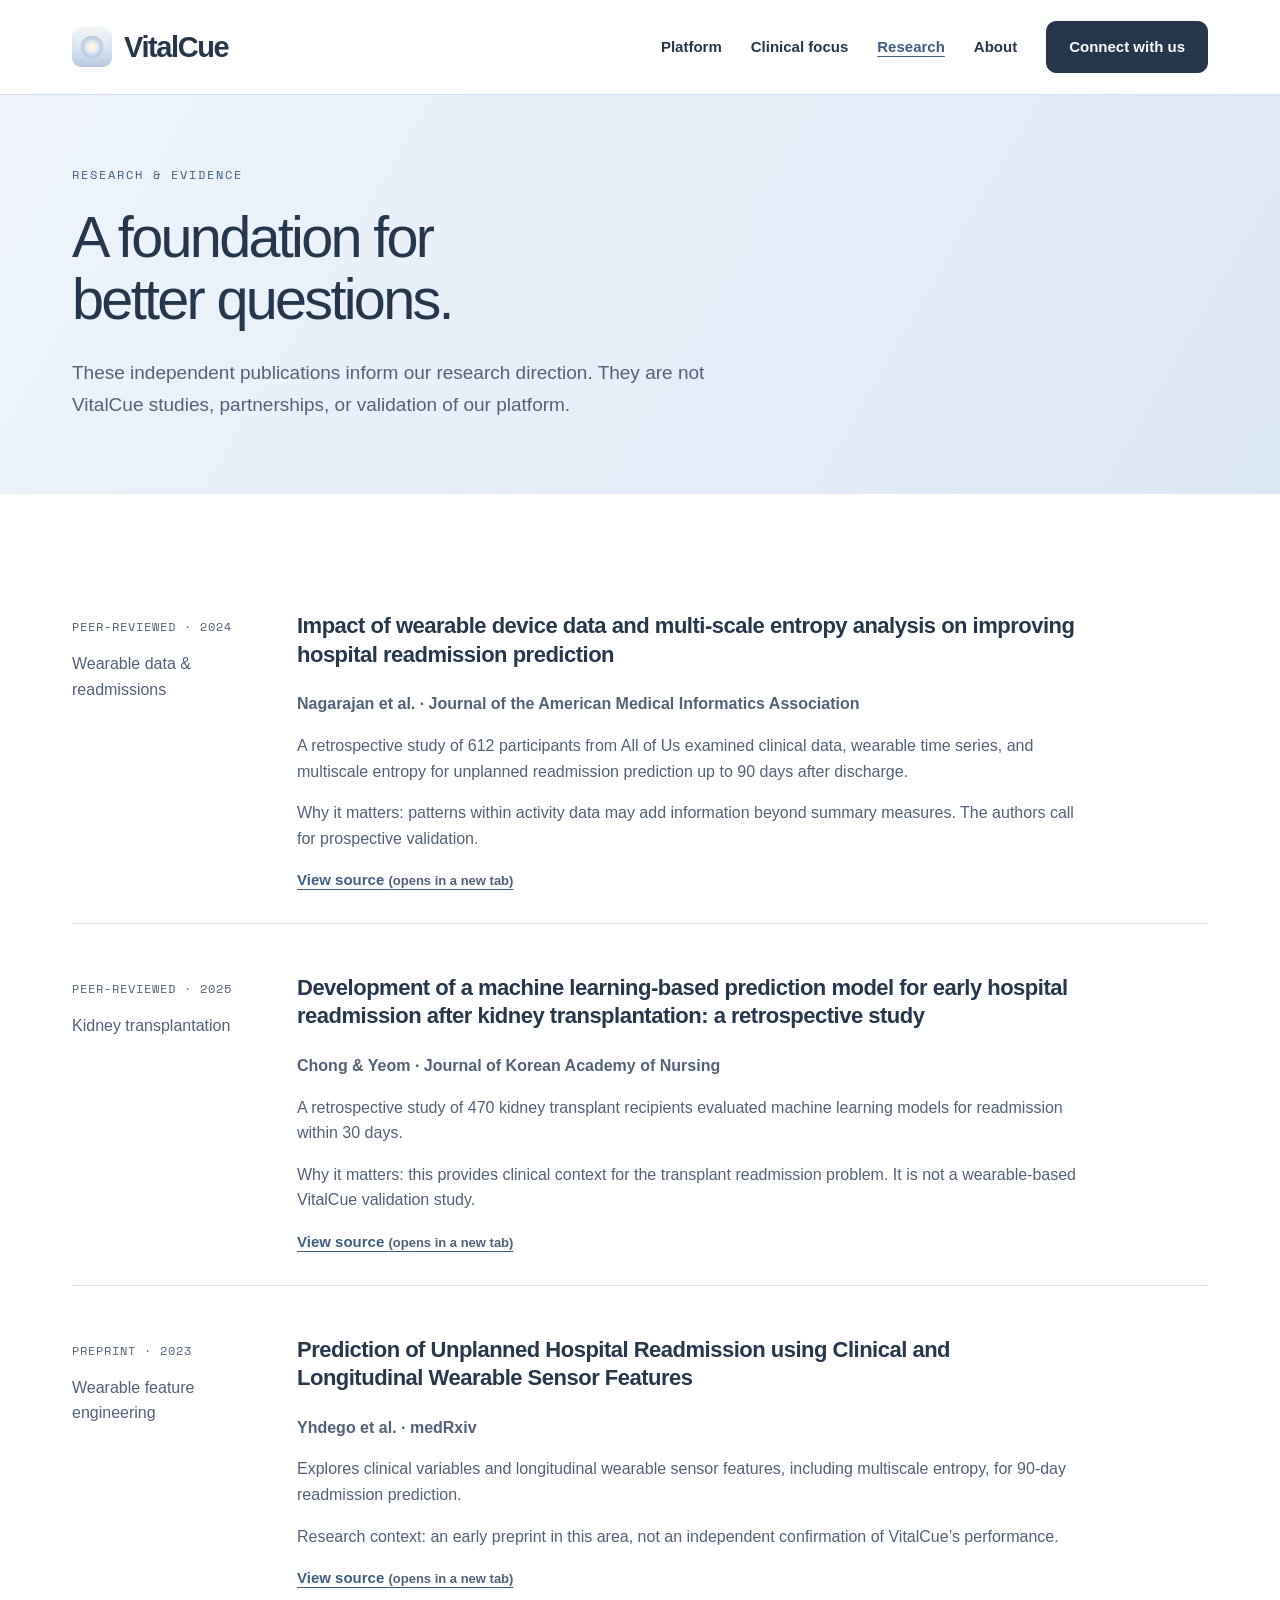
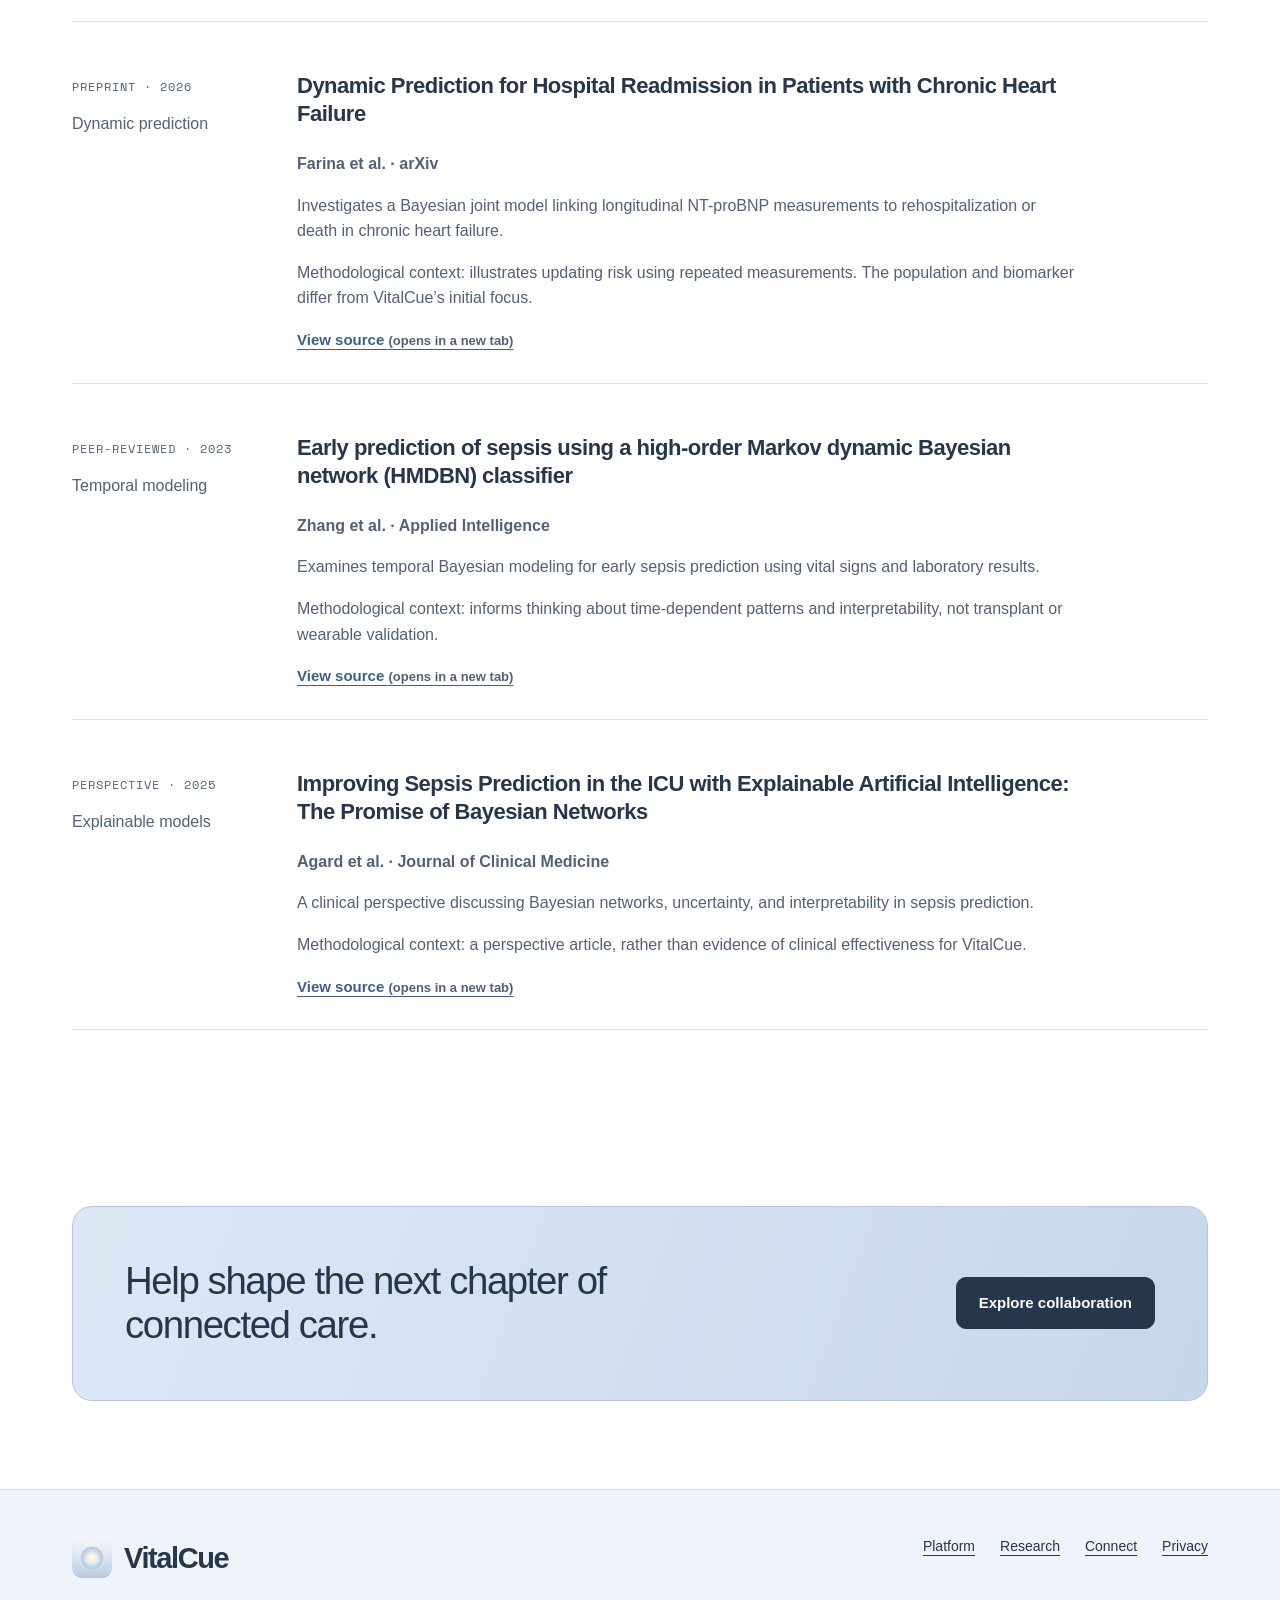
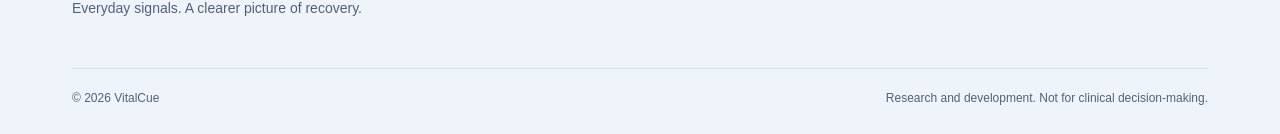
<file: research.html>
<!doctype html>
<html lang="en"><head><meta charset="utf-8"><meta name="viewport" content="width=device-width, initial-scale=1"><title>Research | VitalCue</title><meta name="description" content="Independent publications informing VitalCue’s approach to wearable data, readmission prediction, and temporal modeling."><meta name="theme-color" content="#C7D7EA"><meta property="og:title" content="Research | VitalCue"><meta property="og:description" content="Independent publications informing VitalCue’s approach to wearable data, readmission prediction, and temporal modeling."><meta property="og:type" content="website"><link rel="stylesheet" href="assets/styles.css?v=app-brand-1"><script defer src="assets/config.js"></script><script defer src="assets/site.js"></script><link rel="icon" href="assets/app-icon.svg?v=1" type="image/svg+xml"><link rel="icon" href="assets/app-favicon.png?v=1" type="image/png" sizes="48x48"><link rel="apple-touch-icon" href="assets/app-touch-icon.png"></head>
<body><a class="skip" href="#main">Skip to content</a><header class="header"><div class="wrap nav"><a class="brand" href="index.html" aria-label="VitalCue home"><img src="assets/app-icon.svg" alt="" width="40" height="40">VitalCue</a><button class="menu" type="button" aria-expanded="false" aria-controls="navigation">Menu</button><nav class="links" id="navigation" aria-label="Main navigation"><a href="platform.html">Platform</a><a href="clinical-focus.html">Clinical focus</a><a href="research.html" aria-current="page">Research</a><a href="about.html">About</a><a class="button" href="contact.html">Connect with us</a></nav></div></header><main id="main"><section class="page-hero"><div class="wrap"><p class="eyebrow">Research &amp; evidence</p><h1>A foundation for<br>better questions.</h1><p class="lead">These independent publications inform our research direction. They are not VitalCue studies, partnerships, or validation of our platform.</p></div></section><section class="section"><div class="wrap"><div class="research-list"><article class="research-item" id="wearable"><div><p class="meta">Peer-reviewed · 2024</p><p>Wearable data &amp; readmissions</p></div><div><h3>Impact of wearable device data and multi-scale entropy analysis on improving hospital readmission prediction</h3><p><strong>Nagarajan et al. · Journal of the American Medical Informatics Association</strong></p><p>A retrospective study of 612 participants from All of Us examined clinical data, wearable time series, and multiscale entropy for unplanned readmission prediction up to 90 days after discharge.</p><p>Why it matters: patterns within activity data may add information beyond summary measures. The authors call for prospective validation.</p><a class="text-link" href="https://doi.org/10.1093/jamia/ocae242" target="_blank" rel="noopener noreferrer">View source <span class="note">(opens in a new tab)</span></a></div></article><article class="research-item" id="transplant"><div><p class="meta">Peer-reviewed · 2025</p><p>Kidney transplantation</p></div><div><h3>Development of a machine learning-based prediction model for early hospital readmission after kidney transplantation: a retrospective study</h3><p><strong>Chong &amp; Yeom · Journal of Korean Academy of Nursing</strong></p><p>A retrospective study of 470 kidney transplant recipients evaluated machine learning models for readmission within 30 days.</p><p>Why it matters: this provides clinical context for the transplant readmission problem. It is not a wearable-based VitalCue validation study.</p><a class="text-link" href="https://doi.org/10.4040/jkan.25030" target="_blank" rel="noopener noreferrer">View source <span class="note">(opens in a new tab)</span></a></div></article><article class="research-item" id="features"><div><p class="meta">Preprint · 2023</p><p>Wearable feature engineering</p></div><div><h3>Prediction of Unplanned Hospital Readmission using Clinical and Longitudinal Wearable Sensor Features</h3><p><strong>Yhdego et al. · medRxiv</strong></p><p>Explores clinical variables and longitudinal wearable sensor features, including multiscale entropy, for 90-day readmission prediction.</p><p>Research context: an early preprint in this area, not an independent confirmation of VitalCue’s performance.</p><a class="text-link" href="https://doi.org/10.1101/2023.04.10.23288371" target="_blank" rel="noopener noreferrer">View source <span class="note">(opens in a new tab)</span></a></div></article><article class="research-item" id="dynamic"><div><p class="meta">Preprint · 2026</p><p>Dynamic prediction</p></div><div><h3>Dynamic Prediction for Hospital Readmission in Patients with Chronic Heart Failure</h3><p><strong>Farina et al. · arXiv</strong></p><p>Investigates a Bayesian joint model linking longitudinal NT-proBNP measurements to rehospitalization or death in chronic heart failure.</p><p>Methodological context: illustrates updating risk using repeated measurements. The population and biomarker differ from VitalCue’s initial focus.</p><a class="text-link" href="https://arxiv.org/abs/2512.16463" target="_blank" rel="noopener noreferrer">View source <span class="note">(opens in a new tab)</span></a></div></article><article class="research-item" id="bayesian"><div><p class="meta">Peer-reviewed · 2023</p><p>Temporal modeling</p></div><div><h3>Early prediction of sepsis using a high-order Markov dynamic Bayesian network (HMDBN) classifier</h3><p><strong>Zhang et al. · Applied Intelligence</strong></p><p>Examines temporal Bayesian modeling for early sepsis prediction using vital signs and laboratory results.</p><p>Methodological context: informs thinking about time-dependent patterns and interpretability, not transplant or wearable validation.</p><a class="text-link" href="https://doi.org/10.1007/s10489-023-04920-x" target="_blank" rel="noopener noreferrer">View source <span class="note">(opens in a new tab)</span></a></div></article><article class="research-item" id="explainability"><div><p class="meta">Perspective · 2025</p><p>Explainable models</p></div><div><h3>Improving Sepsis Prediction in the ICU with Explainable Artificial Intelligence: The Promise of Bayesian Networks</h3><p><strong>Agard et al. · Journal of Clinical Medicine</strong></p><p>A clinical perspective discussing Bayesian networks, uncertainty, and interpretability in sepsis prediction.</p><p>Methodological context: a perspective article, rather than evidence of clinical effectiveness for VitalCue.</p><a class="text-link" href="https://doi.org/10.3390/jcm14186463" target="_blank" rel="noopener noreferrer">View source <span class="note">(opens in a new tab)</span></a></div></article></div></div></section><section class="section"><div class="wrap"><div class="cta"><h2>Help shape the next chapter of connected care.</h2><a class="button" href="contact.html">Explore collaboration</a></div></div></section></main>
<footer class="footer"><div class="wrap"><div class="footer-top"><div><a class="brand" href="index.html"><img src="assets/app-icon.svg" width="40" height="40" alt="">VitalCue</a><p>Everyday signals. A clearer picture of recovery.</p></div><nav class="footer-links" aria-label="Footer navigation"><a href="platform.html">Platform</a><a href="research.html">Research</a><a href="contact.html">Connect</a><a href="privacy.html">Privacy</a></nav></div><div class="footer-bottom"><span>© 2026 VitalCue</span><span>Research and development. Not for clinical decision-making.</span></div></div></footer></body></html>
</file>
<file: assets/styles.css>
@font-face{font-family:Space Mono;src:url("SpaceMono-Regular.ttf") format("truetype");font-weight:400;font-style:normal;font-display:swap}
:root{--ink:#26364b;--muted:#526177;--teal:#405e82;--lime:#C7D7EA;--pale:#EFF4FB;--line:#D6E1EE;--white:#fff}*{box-sizing:border-box}html{scroll-behavior:smooth}body{margin:0;font-family:Arial,Helvetica,sans-serif;color:var(--ink);background:white;line-height:1.6}a{color:inherit;text-underline-offset:4px}button,input,textarea{font:inherit}a,button{touch-action:manipulation}a:focus-visible,button:focus-visible,input:focus-visible,textarea:focus-visible,summary:focus-visible{outline:3px solid #405e82;outline-offset:5px}.wrap{max-width:1200px;margin:auto;padding:0 32px}.skip{position:absolute;top:-80px;background:white;padding:12px;z-index:10}.skip:focus{top:5px}.header{border-bottom:1px solid var(--line);background:#fff}.nav{display:flex;align-items:center;justify-content:space-between;min-height:94px;gap:30px}.brand{text-decoration:none;font-size:29px;letter-spacing:-1.4px;font-weight:750;display:flex;align-items:center;gap:9px}.brand img{width:31px;height:31px}.links{display:flex;align-items:center;gap:29px}.links a{text-decoration:none;font-size:15px;font-weight:600}.links a:hover,.links a[aria-current=page]{color:var(--teal);text-decoration:underline}.button{display:inline-flex;justify-content:center;align-items:center;background:var(--ink);color:white!important;padding:13px 22px;border-radius:5px;text-decoration:none!important;border:1px solid var(--ink);font-weight:600;font-size:15px;cursor:pointer}.button.light{background:var(--lime);color:var(--ink)!important;border-color:var(--lime)}.button.outline{background:transparent;color:var(--ink)!important}.menu{display:none}.eyebrow{text-transform:uppercase;letter-spacing:2px;font-size:12px;font-weight:700;color:var(--teal);margin:0 0 23px}.hero{padding:80px 0 85px;background:linear-gradient(120deg,#EFF4FB 55%,#DDE8F5)}.hero-grid{display:grid;grid-template-columns:1.08fr 1fr;align-items:center;gap:70px}h1,h2,h3,p{margin-top:0}h1{font-size:clamp(40px,4.5vw,64px);font-weight:500;line-height:1.07;letter-spacing:-2.7px;margin-bottom:27px}h1 em{font-style:normal;color:var(--teal)}h2{font-size:clamp(30px,3vw,42px);line-height:1.15;font-weight:500;letter-spacing:-1.4px;margin-bottom:22px}h3{font-size:22px;line-height:1.3;font-weight:600;letter-spacing:-.5px}.lead{font-size:19px;color:var(--muted);max-width:680px;line-height:1.65}.actions{display:flex;gap:12px;flex-wrap:wrap;margin-top:30px}.note{font-size:13px;color:var(--muted);margin:22px 0 0}.signal{background:var(--ink);color:white;border-radius:12px;padding:28px;box-shadow:0 24px 55px #26364b20}.signal-top{display:flex;justify-content:space-between;align-items:center;border-bottom:1px solid #526781;padding-bottom:19px;margin-bottom:25px;font-size:14px}.tag{font-size:12px;padding:4px 9px;border:1px solid #8298b3;border-radius:3px}.signal h3{font-size:24px;font-weight:500;margin-bottom:6px}.signal p{font-size:14px;color:#DDE8F5}.signal svg{width:100%;height:auto;display:block;margin:25px 0 14px}.chart-labels{display:flex;justify-content:space-between;font-size:12px;color:#DDE8F5}.signal-bottom{margin-top:25px;padding-top:20px;border-top:1px solid #526781;display:grid;grid-template-columns:1fr 1fr;gap:18px}.signal-bottom strong{color:var(--lime);display:block;font-size:16px;font-weight:500}.signal-bottom span{font-size:12px;color:#DDE8F5}.strip{border-bottom:1px solid var(--line)}.strip .wrap{padding-top:24px;padding-bottom:24px;display:flex;justify-content:space-between;gap:20px;font-size:14px}.strip strong{font-weight:600}.section{padding:88px 0}.intro{max-width:700px;margin-bottom:40px}.grid3{display:grid;grid-template-columns:repeat(3,1fr);gap:28px}.feature{border-top:1px solid var(--line);padding-top:25px}.number{font-family:monospace;color:var(--teal);font-size:14px;display:block;margin-bottom:30px}.feature p,.card p{color:var(--muted);font-size:16px}.text-link{font-size:15px;font-weight:600;color:var(--teal)}.split{display:grid;grid-template-columns:1fr 1fr;gap:80px;align-items:start}.dark{background:var(--ink);color:white}.dark .eyebrow{color:var(--lime)}.dark p{color:#DDE8F5}.dark .text-link{color:var(--lime)}.focus-panel{border:1px solid #8298b3;border-radius:8px;padding:30px}.focus-panel .row{padding:20px 0;border-bottom:1px solid #526781}.focus-panel .row:last-child{border-bottom:0;padding-bottom:0}.focus-panel .row span{font-size:12px;letter-spacing:1px;color:var(--lime);display:block;margin-bottom:6px}.focus-panel .row p{margin:0;font-size:16px}.pale{background:var(--pale)}.card{padding:28px;border:1px solid var(--line);border-radius:6px;background:white;display:flex;flex-direction:column}.card .text-link{margin-top:auto}.meta{font-size:12px;text-transform:uppercase;letter-spacing:1px;color:var(--teal);margin-bottom:15px}.cta{background:var(--lime);padding:52px;border-radius:8px;display:flex;align-items:center;justify-content:space-between;gap:40px}.cta h2{max-width:650px;margin:0}.footer{padding:45px 0 25px;border-top:1px solid var(--line)}.footer-top{display:flex;justify-content:space-between;gap:25px}.footer p{font-size:14px;color:var(--muted);max-width:410px;margin-top:16px}.footer-links{display:flex;gap:25px;font-size:14px;align-items:flex-start}.footer-bottom{margin-top:35px;border-top:1px solid var(--line);padding-top:20px;font-size:12px;color:var(--muted);display:flex;justify-content:space-between;gap:25px}.page-hero{padding:70px 0 55px;background:var(--pale)}.page-hero h1{max-width:900px}.reading{max-width:800px}.reading p,.reading li{color:var(--muted)}.reading h2{margin-top:45px;font-size:30px}.reading h2:first-child{margin-top:0}.research-list{display:grid;gap:20px}.research-item{padding:30px 0;border-bottom:1px solid var(--line);display:grid;grid-template-columns:190px 1fr;gap:35px}.research-item h3{max-width:780px}.research-item p{color:var(--muted);max-width:780px}.research-item .meta{margin-top:5px}.principles{display:grid;grid-template-columns:1fr 1fr;gap:30px}.principles article{border-top:1px solid var(--line);padding-top:25px}details{border-bottom:1px solid var(--line);padding:20px 0}summary{cursor:pointer;font-weight:600;list-style-position:outside;margin-left:20px}details p{margin:15px 0 0;color:var(--muted)}.team{display:flex;flex-wrap:wrap;gap:12px}.person{padding:12px 18px;background:var(--pale);border-radius:4px}.contact-form{display:grid;gap:17px}.contact-form label{display:grid;gap:7px;font-size:14px;font-weight:600}input,textarea{width:100%;border:1px solid #8298b3;border-radius:4px;padding:12px;background:white;color:var(--ink)}textarea{min-height:140px;resize:vertical}.contact-status{padding:18px;background:var(--pale);font-size:14px}.hidden{display:none!important}@media(max-width:900px){.links{gap:16px}.hero-grid{gap:35px}.hero{padding:55px 0}h1{font-size:46px}.split{gap:40px}.grid3{gap:16px}.card{padding:22px}}@media(max-width:720px){.wrap{padding:0 22px}.nav{min-height:76px;flex-wrap:wrap;gap:0}.menu{display:block;border:1px solid var(--line);background:white;padding:7px 12px;border-radius:4px}.links{display:none;width:100%;flex-direction:column;align-items:stretch;gap:0;padding-bottom:18px}.links.open{display:flex}.links a{padding:12px 0}.links .button{margin-top:8px}.hero-grid,.split,.grid3,.principles{grid-template-columns:1fr}.hero-grid{gap:35px}h1{font-size:43px;letter-spacing:-1.8px}.hero{padding:48px 0}.lead{font-size:18px}.signal{padding:24px}.strip .wrap{flex-direction:column;gap:7px}.section{padding:58px 0}.grid3{gap:28px}.split{gap:35px}.cta{padding:30px;align-items:flex-start;flex-direction:column;gap:25px}.cta h2{font-size:30px}.footer-top,.footer-bottom{flex-direction:column}.footer-links{flex-wrap:wrap;gap:18px}.research-item{grid-template-columns:1fr;gap:0}.research-item .meta{margin-bottom:12px}.page-hero{padding:50px 0 35px}}@media(prefers-reduced-motion:reduce){html{scroll-behavior:auto}}

/* App branding: exact iOS accent plus colors from the supplied icon SVG. */
:root{--app-blue:#C7D7EA;--app-light:#EFF4FB;--app-mid:#DDE8F5;--app-edge:#B6C7DD;--app-cream:#FFF8EC}
body{font-family:-apple-system,BlinkMacSystemFont,"Segoe UI",Arial,sans-serif}
.brand img{width:40px;height:40px;border-radius:9px}.brand{gap:12px;font-weight:650}
.eyebrow,.meta,.number,.tag,.chart-labels,.focus-panel .row span{font-family:"Space Mono",monospace;font-weight:400}
.hero{background:radial-gradient(ellipse at 82% 12%,#FFF8EC 0%,transparent 46%),linear-gradient(130deg,#EFF4FB 20%,#DDE8F5 70%,#C7D7EA 100%)}
.page-hero{background:linear-gradient(120deg,#EFF4FB,#DDE8F5)}
.signal{background:#26364b;border:1px solid #526781;border-radius:22px}.signal h3{color:#FFF8EC}
.signal-bottom strong{color:#FFF8EC}.signal-top .orb-mark{width:38px;height:38px;flex-shrink:0}.signal-title{display:flex;align-items:center;gap:10px}
.button{border-radius:10px}.button:hover{background:#405e82;border-color:#405e82}.button.outline:hover{background:#DDE8F5}.button.light:hover{background:#DDE8F5;border-color:#DDE8F5}
.card,.focus-panel{border-radius:16px}.cta{background:linear-gradient(110deg,#DDE8F5,#C7D7EA);border:1px solid #B6C7DD;border-radius:20px}
.dark .eyebrow,.dark .text-link{color:#FFF8EC}.focus-panel .row span{color:#C7D7EA}.footer{background:#EFF4FB}
@media(max-width:720px){.brand img{width:36px;height:36px}.signal-top{gap:8px;flex-wrap:wrap}.signal-top .tag{font-size:12px}}
</file>
